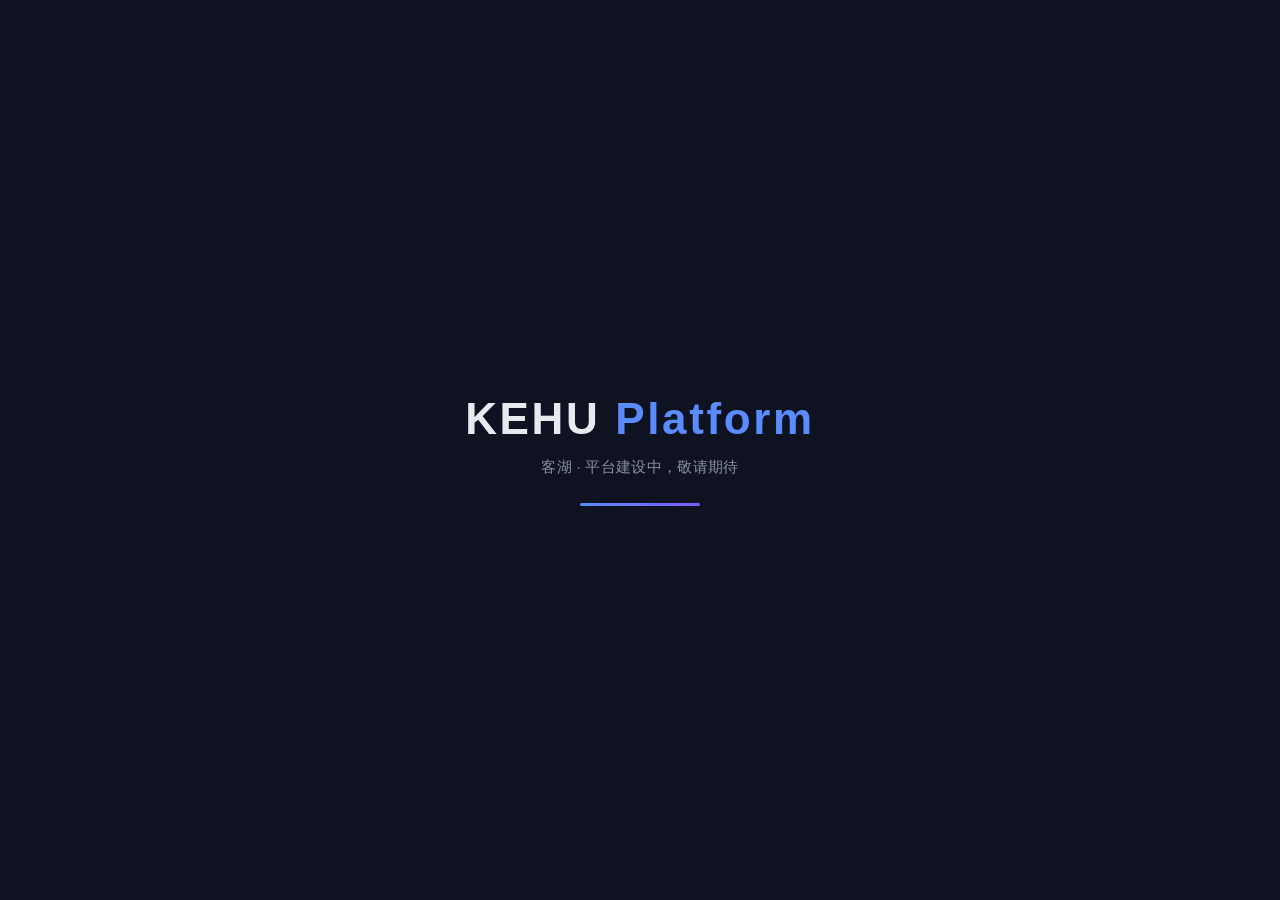
<file: kehu-platform/index.html>
<!DOCTYPE html>
<html lang="zh-CN">
<head>
<meta charset="utf-8">
<meta name="viewport" content="width=device-width, initial-scale=1">
<title>KEHU Platform</title>
<style>
  body { margin:0; min-height:100vh; display:flex; flex-direction:column; align-items:center; justify-content:center;
         background:#0f1220; color:#e8eaf0; font-family:-apple-system,BlinkMacSystemFont,"PingFang SC","Microsoft YaHei",sans-serif; }
  .mark { font-size:44px; font-weight:800; letter-spacing:.06em; }
  .mark span { color:#5b8cff; }
  .sub { margin-top:14px; color:#8a90a5; font-size:15px; letter-spacing:.02em; }
  .bar { margin-top:26px; width:120px; height:3px; border-radius:2px; background:linear-gradient(90deg,#5b8cff,#7c5bff); }
</style>
</head>
<body>
  <div class="mark">KEHU <span>Platform</span></div>
  <div class="sub">客湖 · 平台建设中，敬请期待</div>
  <div class="bar"></div>
</body>
</html>
</file>
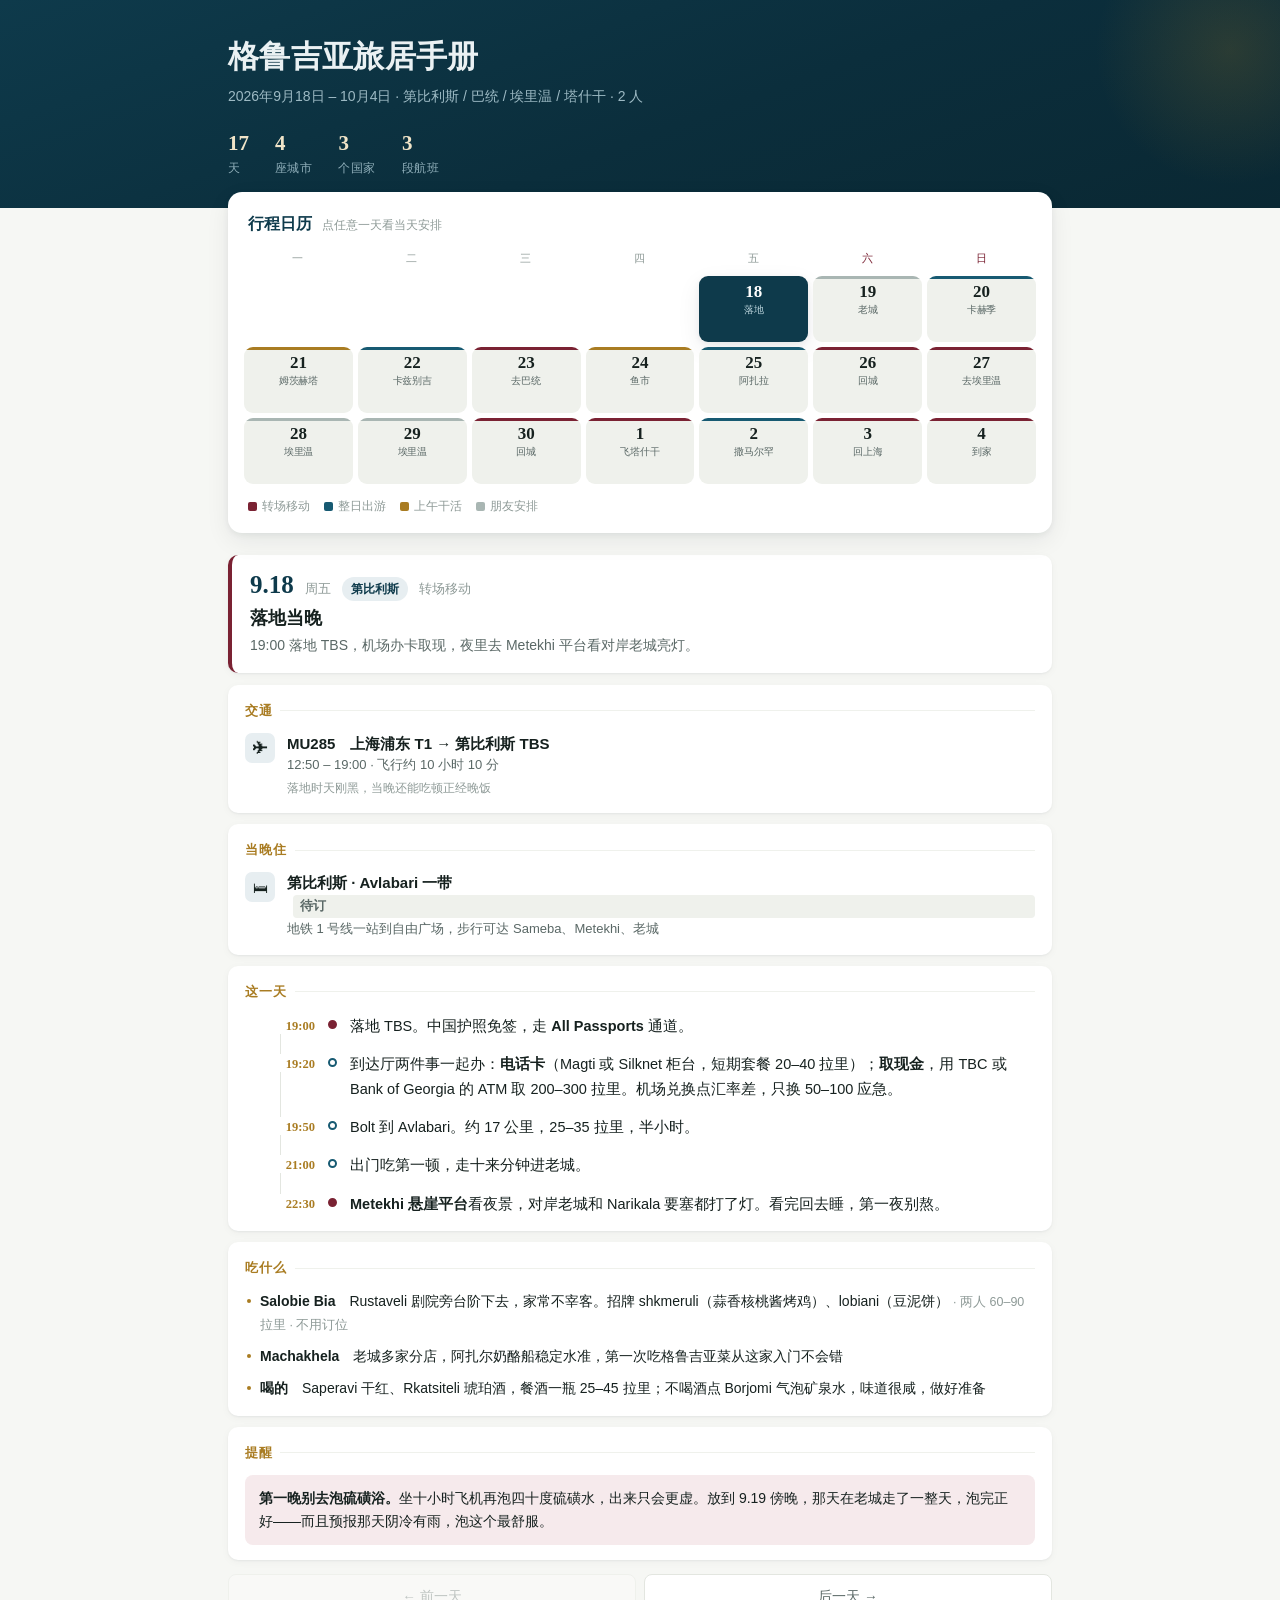
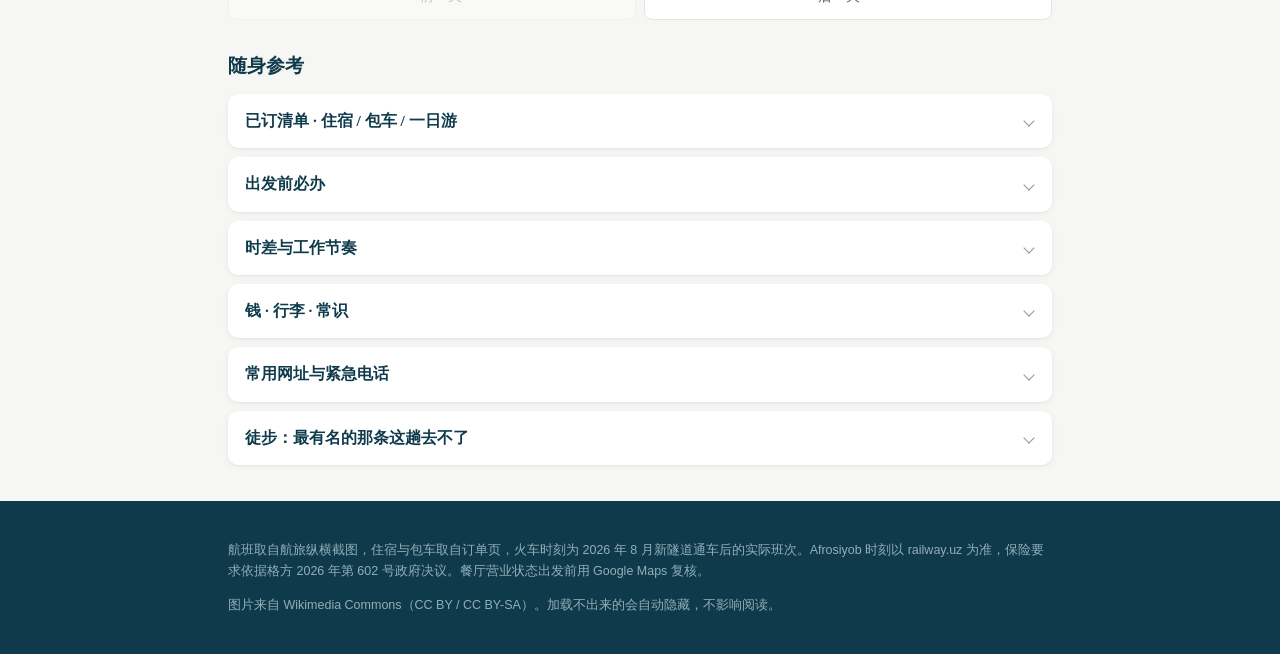
<file: travel/gorgia/index.html>
<!DOCTYPE html>
<html lang="zh-CN">
<head>
<meta charset="utf-8">
<meta name="viewport" content="width=device-width,initial-scale=1,viewport-fit=cover">
<meta name="theme-color" content="#0E3A4B">
<title>格鲁吉亚旅居手册 · 9.18 – 10.4</title>
<style>
:root{
  --paper:#F6F7F4;
  --card:#FFFFFF;
  --ink:#16211F;
  --ink-soft:#5A6866;
  --ink-faint:#8E9A97;
  --lapis:#0E3A4B;
  --lapis-lit:#175A72;
  --lapis-tint:#E7EEF1;
  --wine:#7A2233;
  --wine-tint:#F6EAEC;
  --gold:#A97C22;
  --gold-tint:#F8F2E4;
  --sand:#EFE9DC;
  --rule:#E3E6E0;
  --rule-soft:#EFF1EC;
  --shadow-sm:0 1px 2px rgba(20,35,40,.05),0 2px 8px rgba(20,35,40,.04);
  --shadow-md:0 2px 6px rgba(20,35,40,.06),0 8px 24px rgba(20,35,40,.07);
  --serif:"Noto Serif SC","Source Han Serif SC","Songti SC","STSong",Georgia,serif;
  --sans:-apple-system,BlinkMacSystemFont,"PingFang SC","Hiragino Sans GB","Microsoft YaHei","Noto Sans SC",sans-serif;
  --r:10px;
}
:root{color-scheme:light}
*{box-sizing:border-box}
html{scroll-behavior:smooth;-webkit-text-size-adjust:100%}
@media (prefers-reduced-motion:reduce){html{scroll-behavior:auto} *{animation:none!important;transition:none!important}}
body{
  margin:0;background:var(--paper);color:var(--ink);
  font-family:var(--sans);font-size:16px;line-height:1.7;
  -webkit-font-smoothing:antialiased;-moz-osx-font-smoothing:grayscale;
}
.wrap{max-width:860px;margin:0 auto;padding:0 18px}

/* ============ hero ============ */
.hero{
  background:linear-gradient(160deg,var(--lapis) 0%,#0B2E3C 55%,#0A2833 100%);
  color:#EAF1F3;padding:38px 0 30px;position:relative;overflow:hidden;
}
.hero::after{
  content:"";position:absolute;right:-90px;top:-90px;width:280px;height:280px;
  border-radius:50%;background:radial-gradient(circle,rgba(169,124,34,.20),transparent 68%);
}
.hero h1{
  font-family:var(--serif);font-weight:600;font-size:31px;line-height:1.25;
  margin:0 0 8px;letter-spacing:.01em;position:relative;
}
.hero .sub{font-size:14px;color:#9DBAC4;margin:0 0 22px;position:relative}
.stats{display:flex;gap:26px;flex-wrap:wrap;position:relative}
.stats div b{display:block;font-family:var(--serif);font-size:21px;color:#F0E4C8;font-weight:600;line-height:1.2}
.stats div span{display:block;font-size:12px;color:#8FAEB9;margin-top:2px;letter-spacing:.04em}

/* ============ calendar ============ */
.calwrap{margin:-16px auto 0;position:relative;z-index:5}
.cal{
  background:var(--card);border-radius:14px;box-shadow:var(--shadow-md);
  padding:18px 16px 14px;
}
.cal .mon{
  display:flex;align-items:baseline;gap:10px;margin:0 4px 12px;
}
.cal .mon b{font-family:var(--serif);font-size:16px;color:var(--lapis);font-weight:600}
.cal .mon span{font-size:12px;color:var(--ink-faint)}
.dow{display:grid;grid-template-columns:repeat(7,1fr);gap:5px;margin-bottom:6px}
.dow i{
  font-style:normal;text-align:center;font-size:11px;color:var(--ink-faint);
  letter-spacing:.08em;padding-bottom:2px;
}
.dow i.we{color:var(--wine)}
.grid{display:grid;grid-template-columns:repeat(7,1fr);gap:5px}
.cell{
  border:0;background:var(--rule-soft);border-radius:9px;padding:7px 4px 8px;
  cursor:pointer;text-align:center;font-family:inherit;color:var(--ink);
  transition:transform .14s ease,box-shadow .14s ease,background .14s ease;
  display:flex;flex-direction:column;align-items:center;gap:2px;min-height:66px;
  position:relative;overflow:hidden;
}
.cell.void{background:transparent;cursor:default;pointer-events:none}
.cell:hover{transform:translateY(-2px);box-shadow:var(--shadow-sm);background:#fff}
.cell:focus-visible{outline:2px solid var(--gold);outline-offset:2px}
.cell .d{font-family:var(--serif);font-size:17px;font-weight:600;line-height:1.1}
.cell .lab{
  font-size:10px;line-height:1.25;color:var(--ink-soft);
  max-width:100%;overflow:hidden;text-overflow:ellipsis;white-space:nowrap;padding:0;
  letter-spacing:-.02em;
}
.cell .bar{position:absolute;left:0;right:0;top:0;height:3px}
.cell.t-move  .bar{background:var(--wine)}
.cell.t-play  .bar{background:var(--lapis-lit)}
.cell.t-work  .bar{background:var(--gold)}
.cell.t-soft  .bar{background:#A9B6B3}
.cell.on{background:var(--lapis);color:#fff;box-shadow:var(--shadow-md)}
.cell.today::after{
  content:"";position:absolute;right:5px;top:5px;width:5px;height:5px;
  border-radius:50%;background:var(--gold);
}
.cell.today.on::after{background:#F0E4C8}
.cell.on .lab{color:#B9D2DA}
.cell.on .bar{height:0}
.legend{display:flex;gap:14px;flex-wrap:wrap;margin:13px 4px 2px;font-size:11.5px;color:var(--ink-faint)}
.legend s{text-decoration:none;display:inline-flex;align-items:center;gap:5px}
.legend em{width:9px;height:9px;border-radius:2px;display:inline-block}
@media(max-width:560px){
  .cal{padding:14px 10px 12px;border-radius:12px}
  .grid,.dow{gap:4px}
  .cell{min-height:58px;padding:6px 2px 7px}
  .cell .d{font-size:15px}
  .cell .lab{font-size:9px}
}
@media(max-width:400px){
  .wrap{padding:0 13px}
  .cal{padding:12px 8px 11px}
  .grid,.dow{gap:3px}
  .cell .lab{font-size:9px;letter-spacing:-.04em}
}
@media(max-width:344px){
  .cell .lab{display:none}
  .cell{min-height:46px}
}

/* ============ day panel ============ */
.panel{margin:22px 0 0;animation:fade .26s ease}
@keyframes fade{from{opacity:0;transform:translateY(6px)}to{opacity:1;transform:none}}
.phead{
  background:var(--card);border-radius:var(--r);padding:16px 18px;margin-bottom:12px;
  box-shadow:var(--shadow-sm);border-left:4px solid var(--lapis-lit);
}
.phead.t-move{border-left-color:var(--wine)}
.phead.t-work{border-left-color:var(--gold)}
.phead.t-soft{border-left-color:#A9B6B3}
.phead .top{display:flex;align-items:baseline;gap:11px;flex-wrap:wrap;margin-bottom:5px}
.phead .dt{font-family:var(--serif);font-size:25px;font-weight:600;color:var(--lapis);line-height:1.1}
.phead .dw{font-size:13px;color:var(--ink-faint)}
.phead .city{
  font-size:12px;background:var(--lapis-tint);color:var(--lapis);
  padding:2px 9px;border-radius:20px;font-weight:600;
}
.phead h2{font-family:var(--serif);font-size:18px;font-weight:600;margin:0 0 3px;line-height:1.4}
.phead p{margin:0;font-size:14px;color:var(--ink-soft);line-height:1.6}
.nav2{display:flex;gap:8px;margin:14px 0 0}
.nav2 button{
  flex:1;border:1px solid var(--rule);background:var(--card);border-radius:8px;
  padding:13px 10px;min-height:46px;cursor:pointer;font-family:inherit;font-size:13.5px;
  color:var(--ink-soft);transition:background .14s,color .14s,border-color .14s;
}
.nav2 button:hover:not(:disabled){background:var(--lapis-tint);color:var(--lapis)}
.nav2 button:disabled{opacity:.35;cursor:default}

.blk{background:var(--card);border-radius:var(--r);padding:15px 17px;margin-bottom:11px;box-shadow:var(--shadow-sm)}
.blk > h3{
  font-family:var(--serif);font-size:13px;font-weight:600;color:var(--gold);
  margin:0 0 11px;letter-spacing:.09em;text-transform:uppercase;
  display:flex;align-items:center;gap:7px;
}
.blk > h3::after{content:"";flex:1;height:1px;background:var(--rule-soft)}

/* transport + stay rows */
.row{display:flex;gap:12px;padding:9px 0;border-bottom:1px solid var(--rule-soft)}
.row:last-child{border-bottom:0;padding-bottom:0}
.row:first-of-type{padding-top:0}
.row .ic{
  flex:0 0 30px;height:30px;border-radius:7px;background:var(--lapis-tint);
  display:flex;align-items:center;justify-content:center;font-size:15px;
}
.row .bd{flex:1;min-width:0}
.row .bd b{display:block;font-size:15px;font-weight:600;line-height:1.45}
.row .bd span{display:block;font-size:13px;color:var(--ink-soft);line-height:1.6;margin-top:1px}
.row .bd .meta{font-size:12px;color:var(--ink-faint);margin-top:3px;font-variant-numeric:tabular-nums}
.tag{
  display:inline-block;font-size:11px;padding:1px 7px;border-radius:4px;
  margin-left:6px;vertical-align:1.5px;font-weight:600;
}
.tag.ok{background:var(--gold-tint);color:#7A5B18}
.tag.wait{background:var(--rule-soft);color:var(--ink-faint)}
.tag.hot{background:var(--wine-tint);color:var(--wine)}

/* timeline */
.tl{position:relative;padding-left:2px}
.tl .it{display:flex;gap:13px;padding-bottom:14px;position:relative}
.tl .it:last-child{padding-bottom:0}
.tl .it::before{
  content:"";position:absolute;left:33px;top:20px;bottom:-2px;width:1px;background:var(--rule);
}
.tl .it:last-child::before{display:none}
.tl .tm{
  flex:0 0 68px;font-family:var(--serif);font-size:12.5px;font-weight:600;
  color:var(--gold);padding-top:2px;text-align:right;font-variant-numeric:tabular-nums;
}
.tl .dot{
  flex:0 0 9px;height:9px;border-radius:50%;background:var(--card);
  border:2px solid var(--lapis-lit);margin-top:6px;position:relative;z-index:2;
}
.tl .it.key .dot{background:var(--wine);border-color:var(--wine)}
.tl .tx{flex:1;font-size:14.5px;line-height:1.68;padding-top:0}
.tl .tx b{font-weight:600}
@media(max-width:520px){
  .tl .tm{flex:0 0 54px;font-size:11.5px}
  .tl .it::before{left:25px}
}

/* food */
.food li{margin-bottom:9px;font-size:14px;line-height:1.65;list-style:none;padding-left:15px;position:relative}
.food li:last-child{margin-bottom:0}
.food li::before{content:"";position:absolute;left:2px;top:9px;width:4px;height:4px;border-radius:50%;background:var(--gold)}
.food ul{margin:0;padding:0}
.food b{font-weight:600}
.food .p{color:var(--ink-faint);font-size:12.5px}

/* note */
.tip{background:var(--lapis-tint);border-radius:8px;padding:12px 14px;font-size:14px;line-height:1.65;margin-top:10px}
.tip:first-child{margin-top:0}
.tip.warn{background:var(--wine-tint)}
.tip b{font-weight:600}
.tip + .tip{margin-top:8px}

/* photos */
.shots{display:flex;gap:9px;overflow-x:auto;scroll-snap-type:x mandatory;padding-bottom:4px;margin:0 -17px;padding-left:17px;padding-right:17px}
.shots::-webkit-scrollbar{height:5px}
.shots::-webkit-scrollbar-thumb{background:#CFD5CE;border-radius:3px}
.shots figure{flex:0 0 78%;max-width:400px;scroll-snap-align:center;margin:0}
@media(min-width:620px){.shots figure{flex:0 0 47%}}
.shots img{display:block;width:100%;height:180px;object-fit:cover;border-radius:8px;background:var(--rule)}
.shots figcaption{font-size:12px;color:var(--ink-faint);margin-top:6px;line-height:1.55}

/* ============ reference (collapsible) ============ */
.ref{margin-top:30px}
.ref h2{font-family:var(--serif);font-size:19px;color:var(--lapis);margin:0 0 12px;font-weight:600}
details.acc{
  background:var(--card);border-radius:var(--r);margin-bottom:9px;
  box-shadow:var(--shadow-sm);overflow:hidden;
}
details.acc > summary{
  padding:14px 17px;cursor:pointer;font-family:var(--serif);font-size:15.5px;
  font-weight:600;color:var(--lapis);list-style:none;display:flex;
  align-items:center;justify-content:space-between;gap:10px;
}
details.acc > summary::-webkit-details-marker{display:none}
details.acc > summary::after{
  content:"";width:7px;height:7px;border-right:1.5px solid var(--ink-faint);
  border-bottom:1.5px solid var(--ink-faint);transform:rotate(45deg);
  transition:transform .2s ease;flex:0 0 auto;margin-right:2px;
}
details.acc[open] > summary::after{transform:rotate(-135deg)}
details.acc > summary:hover{background:var(--rule-soft)}
.acc .body{padding:2px 17px 16px;font-size:14.5px;line-height:1.7}
.acc .body h4{font-family:var(--serif);font-size:14px;margin:16px 0 7px;color:var(--lapis)}
.acc .body h4:first-child{margin-top:4px}
.acc .body p{margin:0 0 10px}
.acc .body ul{margin:0 0 10px;padding-left:19px}
.acc .body li{margin-bottom:6px}
.acc .body a{color:var(--lapis-lit)}
.acc .body a[href^="tel:"]{
  display:inline-block;padding:9px 12px;margin:4px 0;border-radius:7px;
  background:var(--lapis-tint);text-decoration:none;font-weight:600;
  font-variant-numeric:tabular-nums;min-height:42px;line-height:24px;
}
.kv{display:grid;grid-template-columns:auto 1fr;gap:4px 13px;font-size:13.5px;margin:0 0 10px}
.kv dt{color:var(--ink-faint);white-space:nowrap}
.kv dd{margin:0}
.tbl{width:100%;border-collapse:collapse;font-size:13.5px;margin:0 0 12px}
.tbl th,.tbl td{text-align:left;padding:8px 9px;border-bottom:1px solid var(--rule-soft);vertical-align:top}
.tbl th{color:var(--lapis);font-weight:600;font-size:12.5px}
.tbl td:first-child{white-space:nowrap;color:var(--ink-soft)}
.lnk{display:block;padding:10px 12px;border-radius:7px;text-decoration:none;border:1px solid var(--rule-soft);margin-bottom:6px;transition:background .14s}
.lnk:hover{background:var(--lapis-tint)}
.lnk b{display:block;font-size:14px;color:var(--lapis);font-weight:600}
.lnk span{display:block;font-size:12.5px;color:var(--ink-soft);line-height:1.55;margin-top:1px}
mark{background:var(--gold-tint);color:inherit;padding:0 3px;border-radius:2px}

.totop{
  position:fixed;right:16px;bottom:16px;z-index:50;
  width:46px;height:46px;border-radius:50%;border:0;cursor:pointer;
  background:var(--lapis);color:#fff;font-size:17px;line-height:1;
  box-shadow:0 3px 12px rgba(14,58,75,.3);
  opacity:0;pointer-events:none;transform:translateY(8px);
  transition:opacity .22s ease,transform .22s ease;
}
.totop.show{opacity:1;pointer-events:auto;transform:none}
.totop:active{transform:scale(.94)}
@supports(padding:max(0px)){
  .totop{bottom:max(16px,env(safe-area-inset-bottom))}
}
footer{background:var(--lapis);color:#93AEB8;padding:26px 0;margin-top:36px;font-size:12.5px;line-height:1.7}
footer a{color:#C6DAE1}
@media(max-width:560px){
  .hero h1{font-size:25px}
  .stats{gap:18px}
  .stats div b{font-size:18px}
  .phead .dt{font-size:22px}
}
</style>
</head>
<body>

<header class="hero">
  <div class="wrap">
    <h1>格鲁吉亚旅居手册</h1>
    <p class="sub">2026年9月18日 – 10月4日 · 第比利斯 / 巴统 / 埃里温 / 塔什干 · 2 人</p>
    <div class="stats">
      <div><b>17</b><span>天</span></div>
      <div><b>4</b><span>座城市</span></div>
      <div><b>3</b><span>个国家</span></div>
      <div><b>3</b><span>段航班</span></div>
    </div>
  </div>
</header>

<div class="wrap calwrap">
  <div class="cal">
    <div class="mon"><b>行程日历</b><span>点任意一天看当天安排</span></div>
    <div class="dow"><i>一</i><i>二</i><i>三</i><i>四</i><i>五</i><i class="we">六</i><i class="we">日</i></div>
    <div class="grid" id="grid"></div>
    <div class="legend">
      <s><em style="background:#7A2233"></em>转场移动</s>
      <s><em style="background:#175A72"></em>整日出游</s>
      <s><em style="background:#A97C22"></em>上午干活</s>
      <s><em style="background:#A9B6B3"></em>朋友安排</s>
    </div>
  </div>
</div>

<main class="wrap">
  <div class="panel" id="panel"></div>
</main>

<button class="totop" id="totop" type="button" aria-label="回到日历">↑</button>

<div class="wrap ref">
  <h2>随身参考</h2>

  <details class="acc">
    <summary>已订清单 · 住宿 / 包车 / 一日游</summary>
    <div class="body">
      <h4>住宿</h4>
      <dl class="kv">
        <dt>9.18–9.23</dt><dd>第比利斯 · Avlabari 一带　<span class="tag wait">待订</span></dd>
        <dt>9.23–9.24</dt><dd><b>巴统希尔顿</b>　40 Rustaveli Avenue　确认号 3522841428　$179.95　<span class="tag ok">已付</span></dd>
        <dt>9.24–9.26</dt><dd><b>巴统民宿</b>　42 Rustaveli Avenue（希尔顿隔壁）</dd>
        <dt>9.26–9.27</dt><dd><b>Monograph Freedom Square</b>　5/7 Aleksandr Pushkin St　订单号 1128150691023697　24 小时前台</dd>
        <dt>9.27–9.30</dt><dd>埃里温 · 朋友安排</dd>
        <dt>9.30–10.1</dt><dd>第比利斯　<span class="tag wait">待订</span></dd>
        <dt>10.1–10.3</dt><dd>塔什干 · 建议 Amir Timur 广场一带　<span class="tag wait">待订</span></dd>
      </dl>

      <h4>包车</h4>
      <dl class="kv">
        <dt>9.25 09:00</dt><dd><b>Nodar</b>　★5.0（98 评价）· 俄/英　<a href="tel:+995574893319">+995 574 893 319</a><br>Toyota Highlander · DD-971-PD · 汽油 · 5 座<br>42 Rustaveli → Makhuntseti 瀑布 → Keda → 42 Rustaveli</dd>
        <dt>9.26 08:45</dt><dd><b>Vladimer</b>　★5.0（113 评价）· 俄/英　<a href="tel:+995595117180">+995 595 117 180</a><br>Honda Accord · VL-102-AD · LPG/CNG · 3 座<br>42 Rustaveli → Martvili 峡谷 → Gelati 修道院 → Monograph 酒店<br>443 km · 纯车程 7h18m · $179 整车</dd>
      </dl>
      <div class="tip"><b>两趟都建议付现金。</b>GoTrip 条款 10.6 允许平台存卡并扣款、5.13 允许它凭他人索赔自行判断后划钱且声明不负责。付现金不触发这套机制，行程结束才付。<br><br>另外<b>条款里没有退订政策</b>——只写了"确认前可取消"，确认后如何完全没写。要改期直接在站内聊天问司机，<b>把回复留在站内</b>（条款 10.2 禁止绕开平台沟通，站内记录是唯一证据）。</div>
    </div>
  </details>

  <details class="acc">
    <summary>出发前必办</summary>
    <div class="body">
      <div class="tip warn"><b>保险是今年新增的硬性入境条件。</b>2026 年 1 月 1 日起入境格鲁吉亚必须持有效医疗与意外保险，保额不低于 30,000 拉里，覆盖全部停留期，边境警察有权当场查验。<mark>你们中途要出境去亚美尼亚再回来，保单区域必须含亚美尼亚和乌兹别克斯坦，日期覆盖到 10 月 4 日</mark>，别只买格鲁吉亚单国。</div>
      <ul>
        <li>买保险，两人各一份，PDF 存进手机相册</li>
        <li>订第比利斯前五晚、9.30 那晚、塔什干两晚</li>
        <li><b>买 9.23 火车票</b>（tkt.ge）——坐 08:00 那班，12:00 到，下午植物园才排得下</li>
        <li><b>买撒马尔罕往返高铁票</b>（railway.uz）——发车前 60 天开售，开售即被扫走一批</li>
        <li>核对护照有效期（出发日起 6 个月以上）</li>
        <li><mark>9.22 进特鲁索峡谷要查护照原件</mark>，随身带，别只带复印件</li>
        <li>取够现金拉里：家庭酒庄、山区、巴扎、两趟包车都要现金</li>
        <li>下 Google Maps 三国离线包，装 Bolt（格鲁吉亚）和 Yandex Go（塔什干），外卖 Wolt</li>
        <li>欧标两圆孔 C/F 转换插头，220V，三国通用</li>
        <li>存两位司机电话：Nodar +995 574 893 319、Vladimer +995 595 117 180</li>
      </ul>
      <h4>签证</h4>
      <p>三国均对华免签，不用办。临行前上一次外交部领事服务网确认口径。<b>不要尝试进入阿布哈兹和南奥塞梯</b>，免签政策不适用；特鲁索峡谷本身是格方控制区，跟着向导走没问题。</p>
    </div>
  </details>

  <details class="acc">
    <summary>时差与工作节奏</summary>
    <div class="body">
      <table class="tbl">
        <tr><th>北京</th><th>第比利斯</th><th>塔什干</th><th></th></tr>
        <tr><td>12:30</td><td>08:30</td><td>09:30</td><td>起来干活</td></tr>
        <tr><td>18:00</td><td>14:00</td><td>15:00</td><td>国内下班，你自由了</td></tr>
        <tr><td>22:00</td><td>18:00</td><td>19:00</td><td>国内睡了，你在吃晚饭</td></tr>
      </table>
      <p>格鲁吉亚 UTC+4（比北京晚 4 小时），塔什干 UTC+5（晚 3 小时）。最合理的作息是<b>早上八点半起来处理国内事务，做到下午两点收工</b>，之后完全自由。别想着晚上工作，那对应国内凌晨。</p>
      <h4>会撞车的三天</h4>
      <table class="tbl">
        <tr><td>9.22 周二</td><td><b>全天卡兹别吉，需要请一天假</b>。约 13 小时，早出晚归，军事公路和特鲁索谷大段没信号</td></tr>
        <tr><td>9.23 周三</td><td>08:00–12:00 在去巴统的火车上。车厢有插座，手机热点能处理消息和文档，视频会议不保险</td></tr>
        <tr><td>10.2 周五</td><td>全天撒马尔罕往返，07:15 出门 20:30 回。高铁上有两个多小时能补消息，其余提前打招呼</td></tr>
      </table>
      <p>9.19 周六和 9.20 周日都在周末，不占工作日。9.21 周一上午照常干活，下午才去姆茨赫塔。9.25 起你已放假，山区那天不用担心信号；9.24 上午照常工作到 14:00 再出门。</p>
    </div>
  </details>

  <details class="acc">
    <summary>钱 · 行李 · 常识</summary>
    <div class="body">
      <h4>钱</h4>
      <p>格鲁吉亚用拉里 GEL，亚美尼亚用德拉姆 AMD，乌兹别克斯坦用 Som（面额大，1 美元一万多）。城市里刷卡普遍，Apple Pay 在格鲁吉亚也能用。</p>
      <p><b>必须现金的场合</b>：卡赫季和阿扎拉的家庭酒庄、山区小摊、巴扎、硫磺浴搓背师傅、乌兹别克巴扎和路边摊，<b>还有两趟包车</b>。</p>
      <p>取现走 TBC Bank 或 Bank of Georgia 的 ATM，手续费低，避开街边独立 ATM。换汇找市区带 Exchange 招牌的独立兑换点，比银行和机场都好。<mark>每次转场前把当地现金花完或换掉</mark>。</p>
      <h4>行李</h4>
      <ul>
        <li>一件真正保暖的冲锋衣（9.22 山上 10–13°C，阵风 30 km/h，体感更低），一件薄的（第比利斯下午二十几度）</li>
        <li>好走的防滑鞋。老城、锡格纳吉、撒马尔罕全是石板坡道，特鲁索谷还要走碎石路</li>
        <li>进修道院和清真寺：女士带头巾或围巾，男士别穿短裤。Bodbe、Jvari、Sameba、Gelati、Hazrat Imam 都查</li>
        <li>泳衣（巴统能下水，硫磺浴私人包间可穿可不穿）</li>
        <li>转换插头、充电宝、保单和护照的离线照片</li>
        <li>肠胃药。格鲁吉亚菜油厚、乌兹别克抓饭更油，连吃两周会有反应</li>
      </ul>
      <h4>常识</h4>
      <ul>
        <li>第比利斯自来水水质很好，当地人直接喝；乌兹别克斯坦买瓶装</li>
        <li>治安在欧洲范围内属很好的一档，夜里老城也安全。主要注意山路上的司机开得猛</li>
        <li>城市里英语够用，年长一代说俄语。农村两样都可能不通，翻译 App 备离线包</li>
        <li>supra 长桌宴会一直劝酒，tamada（酒司仪）不停敬酒，chacha 度数很高，量力而行</li>
        <li>教堂里多数不让拍照，看门口标志；巴扎里拍人先问一声</li>
      </ul>
    </div>
  </details>

  <details class="acc">
    <summary>常用网址与紧急电话</summary>
    <div class="body">
      <h4>订票与交通</h4>
      <a class="lnk" href="https://tkt.ge/en" target="_blank" rel="noopener"><b>tkt.ge</b><span>格鲁吉亚铁路官方售票。第比利斯 ⇄ 巴统 08:00 / 16:50 / 18:30，全程 4 小时，经济舱 $13.75</span></a>
      <a class="lnk" href="https://railway.uz/en/" target="_blank" rel="noopener"><b>railway.uz</b><span>乌兹别克铁路，Afrosiyob 高铁。发车前 60 天开售，塔什干时间早 6 点放票</span></a>
      <a class="lnk" href="https://gotrip.ge/en/" target="_blank" rel="noopener"><b>gotrip.ge</b><span>两趟包车的平台。改路线、联系司机都在站内聊天里做</span></a>
      <a class="lnk" href="https://infobus.eu/en" target="_blank" rel="noopener"><b>INFOBUS</b><span>第比利斯 ⇄ 埃里温大巴，可网上订</span></a>
      <h4>天气</h4>
      <a class="lnk" href="https://www.meteoblue.com/en/weather/week/stepantsminda_georgia_614087" target="_blank" rel="noopener"><b>meteoblue · 卡兹别吉（7 天）</b><span>地名必须是 <b>Stepantsminda</b>、编号 <b>614087</b>。别用 Gogasheni／614508——那是西南边 Vardzia 附近的村子，隔着 230 公里</span></a>
      <a class="lnk" href="https://www.meteoblue.com/en/weather/forecast/meteogramweb/stepantsminda_georgia_614087" target="_blank" rel="noopener"><b>meteoblue · Meteogram</b><span>分层云图在这页，不在 7 天／14 天页。只看 <b>low cloud（0–3km）</b>：Gergeti 在 2170 米，低云盖住就白跑</span></a>
      <a class="lnk" href="https://www.meteoblue.com/en/weather/webcams/stepantsminda_georgia_614087" target="_blank" rel="noopener"><b>meteoblue · Webcams</b><span>9.22 出发前看一眼实时画面，比任何预报都准</span></a>
      <a class="lnk" href="https://www.windy.com" target="_blank" rel="noopener"><b>Windy</b><span>云层高度和移动的动态图，判断山区能见度比数字预报直观</span></a>
      <h4>玩什么 · 吃什么</h4>
      <a class="lnk" href="https://www.getyourguide.com/tbilisi-l1120/" target="_blank" rel="noopener"><b>GetYourGuide</b><span>格鲁吉亚一日游供给最厚，同条线常比别处便宜三成</span></a>
      <a class="lnk" href="https://www.tasteatlas.com/georgia" target="_blank" rel="noopener"><b>TasteAtlas</b><span>查某道菜哪家做得最好，巴统奶酪船的世界排名就出自这里</span></a>
      <a class="lnk" href="https://wolt.com/en/geo" target="_blank" rel="noopener"><b>Wolt</b><span>格鲁吉亚外卖主力</span></a>
      <h4>紧急</h4>
      <p><b>格鲁吉亚 112</b>（警察消防急救合一）· <b>亚美尼亚 911</b> · <b>乌兹别克斯坦</b> 101 火警 / 102 警察 / 103 急救</p>
      <a class="lnk" href="http://ge.china-embassy.gov.cn" target="_blank" rel="noopener"><b>中国驻格鲁吉亚大使馆</b><span>第比利斯</span></a>
      <a class="lnk" href="http://am.china-embassy.gov.cn" target="_blank" rel="noopener"><b>中国驻亚美尼亚大使馆</b><span>埃里温</span></a>
      <a class="lnk" href="http://uz.china-embassy.gov.cn" target="_blank" rel="noopener"><b>中国驻乌兹别克斯坦大使馆</b><span>塔什干</span></a>
      <div class="tip"><b>出发前存进手机相册的离线文件</b>：保单 PDF、护照照片、三张机票、火车票、两张包车订单截图、酒店确认号。</div>
    </div>
  </details>

  <details class="acc">
    <summary>徒步：最有名的那条这趟去不了</summary>
    <div class="body">
      <p>搜"格鲁吉亚徒步"，头条永远是 <b>Mestia → Ushguli 四天三夜</b>，穿越斯瓦涅季，终点乌树故里是欧洲最高的有人居住村落。但它在西北角，从第比利斯单程 8–9 小时车程，加徒步至少挖走 6 整天。这趟塞不进去，留给下次。</p>
      <p>这趟能做的都是当天往返的：</p>
      <ul>
        <li><b>Gergeti 徒步</b>——最顺手，从 Stepantsminda 走上去单程 1.5–2 小时，爬升 430 米。9.22 那天可以走上去、坐车下来，跟司机说一声</li>
        <li><b>特鲁索峡谷轻徒步</b>——9.22 已包含。到 Abano 村往返 12 公里 4–5 小时，你们的团用 4×4 开进去只走一段</li>
        <li><b>Juta 谷 / Chaukhi 山</b>——格鲁吉亚的多洛米蒂，但要占掉整个卡兹别吉那天，和 Gergeti 二选一</li>
        <li><b>Gveleti 瀑布</b>——往返一小时，卡兹别吉附近的加餐选项</li>
      </ul>
    </div>
  </details>
</div>

<footer>
  <div class="wrap">
    <p>航班取自航旅纵横截图，住宿与包车取自订单页，火车时刻为 2026 年 8 月新隧道通车后的实际班次。Afrosiyob 时刻以 railway.uz 为准，保险要求依据格方 2026 年第 602 号政府决议。餐厅营业状态出发前用 Google Maps 复核。</p>
    <p>图片来自 Wikimedia Commons（CC BY / CC BY-SA）。加载不出来的会自动隐藏，不影响阅读。</p>
  </div>
</footer>

<script>
const W = "https://commons.wikimedia.org/wiki/Special:FilePath/";
const P = (f,c) => ({s: W + f + "?width=900", c: c});

const DAYS = [
{
  d:"9.18", dow:"周五", type:"move", lab:"落地", city:"第比利斯",
  title:"落地当晚", sum:"19:00 落地 TBS，机场办卡取现，夜里去 Metekhi 平台看对岸老城亮灯。",
  move:[{ic:"✈",t:"MU285　上海浦东 T1 → 第比利斯 TBS",s:"12:50 – 19:00 · 飞行约 10 小时 10 分",m:"落地时天刚黑，当晚还能吃顿正经晚饭"}],
  stay:{t:"第比利斯 · Avlabari 一带",s:"地铁 1 号线一站到自由广场，步行可达 Sameba、Metekhi、老城",tag:"待订"},
  tl:[
    {t:"19:00",x:"落地 TBS。中国护照免签，走 <b>All Passports</b> 通道。",key:true},
    {t:"19:20",x:"到达厅两件事一起办：<b>电话卡</b>（Magti 或 Silknet 柜台，短期套餐 20–40 拉里）；<b>取现金</b>，用 TBC 或 Bank of Georgia 的 ATM 取 200–300 拉里。机场兑换点汇率差，只换 50–100 应急。"},
    {t:"19:50",x:"Bolt 到 Avlabari。约 17 公里，25–35 拉里，半小时。"},
    {t:"21:00",x:"出门吃第一顿，走十来分钟进老城。"},
    {t:"22:30",x:"<b>Metekhi 悬崖平台</b>看夜景，对岸老城和 Narikala 要塞都打了灯。看完回去睡，第一夜别熬。",key:true}
  ],
  food:[
    {n:"Salobie Bia",d:"Rustaveli 剧院旁台阶下去，家常不宰客。招牌 shkmeruli（蒜香核桃酱烤鸡）、lobiani（豆泥饼）",p:"两人 60–90 拉里 · 不用订位"},
    {n:"Machakhela",d:"老城多家分店，阿扎尔奶酪船稳定水准，第一次吃格鲁吉亚菜从这家入门不会错"},
    {n:"喝的",d:"Saperavi 干红、Rkatsiteli 琥珀酒，餐酒一瓶 25–45 拉里；不喝酒点 Borjomi 气泡矿泉水，味道很咸，做好准备"}
  ],
  tips:[{w:true,x:"<b>第一晚别去泡硫磺浴。</b>坐十小时飞机再泡四十度硫磺水，出来只会更虚。放到 9.19 傍晚，那天在老城走了一整天，泡完正好——而且预报那天阴冷有雨，泡这个最舒服。"}],
  pics:[P("Tbilisi,_Georgia_—_Metekhi_Church.jpg","Metekhi 教堂和悬崖平台，第一晚看夜景就在这儿")]
},
{
  d:"9.19", dow:"周六", type:"soft", lab:"老城", city:"第比利斯",
  title:"老城一日 · 要塞与硫磺浴", sum:"预报里这一周最差的一天，全天留在市区。跳蚤市场、博物馆、缆车上要塞，傍晚泡硫磺浴。",
  move:[],
  stay:{t:"第比利斯 · Avlabari 一带",s:"",tag:""},
  tl:[
    {t:"09:30",x:"先去 <b>Avlabari 地铁站办 Metromoney 卡</b>，工本费 2 拉里。下午的缆车<b>只认这张卡，不收现金也不收银行卡</b>，没办就上不去。",key:true},
    {t:"10:00",x:"<b>Dry Bridge 跳蚤市场</b>（Dedaena 公园边）。苏联徽章、老相机、旧地图、银餐具。<b>周六是摊位最全的一天</b>，平日只有零星几个。雨大的话摊子会少一半，那就直接跳下一站。"},
    {t:"11:30",x:"<b>格鲁吉亚国家博物馆</b>（Rustaveli 大街 3 号）。地下金器厅是科尔基斯时期的黄金，公元前的手工；楼上是苏联占领博物馆。<b>全程室内，雨天的保底</b>。",key:true},
    {t:"13:30",x:"午饭。"},
    {t:"15:00",x:"走到 <b>Rike 公园</b>（十五分钟），坐缆车上 <b>Narikala 要塞</b>，2.5 拉里。<b>大风或雷雨时缆车会停运</b>——真停了就 Bolt 绕到山上，或者沿 Betlemi 街走上去，二十分钟。"},
    {t:"15:45",x:"要塞上转一圈，看 <b>Mother Georgia</b> 雕像，一手酒碗一手剑——待客与御敌。"},
    {t:"16:30",x:"不坐缆车下山，沿 <b>Betlemi 街</b>走下来：老犹太区，彩色玻璃阳台，木楼梯，第比利斯最好看的一段坡道。<b>下过雨石板极滑</b>，慢点走。"},
    {t:"17:30",x:"<b>硫磺浴</b>。私人包间按小时计 60–120 拉里，两人分摊很划算。搓背（kisa）另加 15–20 拉里，力度很大，值得试一次。<b>阴冷天泡这个最舒服</b>，这也是把它排在今天的原因。",key:true},
    {t:"20:00",x:"晚饭，老城。"}
  ],
  food:[
    {n:"浴室三选一",d:"<b>Chreli Abano</b>（蓝瓷马赛克那家，最上镜也最贵）、<b>Bathhouse No.5</b>（本地人多，性价比高）、<b>Gulo\'s Thermal Spa</b>（干净新，适合第一次）"},
    {n:"Shavi Lomi",d:"藏在院子里的波西米亚小馆，主厨把 chakapuli（龙蒿炖羊肉）、pkhali 做出新样子，churchkhela 甜点是招牌",p:"人均 70–110 拉里 · 必须订位"},
    {n:"Barbarestan",d:"复原 19 世纪贵族食谱本：李子酱小牛肉、薄荷樱桃汤、核桃酱茄子卷。一家人开的",p:"人均 90–140 拉里 · 常提前一周满"},
    {n:"Café Littera",d:"作家之家花园里，南瓜 khinkali、榛子酱鳟鱼，九月底还能坐户外",p:"必须订位"}
  ],
  tips:[
    {w:true,x:"<b>这天原本是卡兹别吉，因为天气换掉了。</b>预报给 9.19 的是日照 0 小时、降水 10–20 mm、下午降水概率 95%，Gergeti 基本确定看不见雪山。山里的行程挪到 <b>9.22</b>，今天换成全天不怕雨的市区安排。"},
    {w:false,x:"今天要办的 Metromoney 卡后面还会用到：地铁、公交、Rike 缆车都刷它。<b>一张卡可以两个人轮流刷</b>，不用办两张。"}
  ],
  pics:[
    P("Narikala_Fortress,_Tbilisi,_Georgia.jpg","Narikala 要塞，缆车上去，走 Betlemi 街下来"),
    P("Abanotubani_Tbilisi.jpg","Abanotubani 硫磺浴区，砖砌圆顶下面就是浴池")
  ]
},
{
  d:"9.20", dow:"周日", type:"play", lab:"卡赫季", city:"阿拉扎尼谷",
  title:"卡赫季酒乡一日", sum:"欧洲广场 08:45 集合。修道院、红顶小城锡格纳吉，特拉维酒庄品 9 种酒。",
  move:[{ic:"🚐",t:"一日游 · 欧洲广场集合",s:"08:45 集合，15 分钟内发车",m:"从 Avlabari 步行十来分钟到集合点，不用打车"}],
  stay:{t:"第比利斯 · Avlabari 一带",s:"当晚回城，住处不变",tag:""},
  tl:[
    {t:"08:30",x:"从住处步行去 <b>欧洲广场</b>（Rike 公园旁），十来分钟。<b>下雨就直接 Bolt</b>，五六个拉里，车不等人。"},
    {t:"路上",x:"<b>Manavi</b> 尝 churchkhela；<b>Badiauri</b> 的面包店，现烤面包配奶酪和 chacha，每人 2–3 美元。"},
    {t:"上午",x:"<b>Bodbe 修道院</b>，圣尼诺墓，柏树夹道，露台俯瞰整条阿拉扎尼谷和大高加索山脉。进门女士要头巾或围巾。",key:true},
    {t:"中午",x:"<b>锡格纳吉 Sighnaghi</b>，“爱情之城”，红顶小城，在城墙和塔楼处停留。石板坡道多，穿好走的鞋。",key:true},
    {t:"下午",x:"<b>特拉维 Telavi</b> 的酒庄，品鉴 9 种葡萄酒，听当地人讲酒的故事。之后在特拉维餐厅吃当地菜，<b>按菜单另付费</b>。"}
  ],
  food:[
    {n:"酒庄配菜",d:"pkhali（核桃菠菜泥团）、mtsvadi（炭烤猪肉串）、churchkhela，主人会一直劝酒"},
    {n:"要喝什么",d:"Saperavi 红、Rkatsiteli 琥珀酒，还有 chacha 葡萄渣烈酒。琥珀酒是 qvevri 陶罐带皮发酵的，单宁重，和一般白葡萄酒完全两回事"}
  ],
  tips:[
    {w:false,x:"<b>这条线不怕雨，所以没动它。</b>酒庄品鉴全程在室内地窖，是全天最长的一段；Bodbe 教堂内部、锡格纳吉的咖啡馆餐厅也都不受影响。真正靠天的只有 Bodbe 露台和城墙看雪山那两眼，是加分项不是主菜。"},
    {w:false,x:"<b>这条线是标准酒庄品鉴，不含下地采收。</b>你们的时间点其实很巧——<b>rtveli（葡萄采收节）九月中下旬开始，十月上旬进高峰</b>，整个阿拉扎尼谷都在收葡萄，下雨照干。真想剪葡萄、光脚踩果、从陶罐里舀新酒，<b>可以在车上问向导</b>，特拉维一带的家庭 marani 很多，有些团能临时加。"},
    {w:true,x:"村里的家庭酒庄基本只收现金拉里，<b>这天每人带 200 拉里现金</b>。另外锡格纳吉建在坡上，<b>石板湿了非常滑，穿防滑鞋</b>。"}
  ],
  pics:[
    P("Sighnaghi_town_in_Kakheti,_Georgia.jpg","锡格纳吉，背后是阿拉扎尼谷和大高加索山脉"),
    P("Bodbe_Monastery,_Georgia.jpg","Bodbe 修道院，圣尼诺墓所在"),
    P("Qvevri_wine_jars_Georgia.jpg","qvevri 陶罐，八千年的酿酒法，埋在地下发酵")
  ]
},
{
  d:"9.21", dow:"周一", type:"work", lab:"姆茨赫塔", city:"第比利斯",
  title:"上午干活 · 下午姆茨赫塔 · 晚上 Fabrika", sum:"古都和宗教中心，圣剑山上看两河交汇；晚上去缝纫厂改的院子。",
  move:[{ic:"🚕",t:"Bolt 往返姆茨赫塔",s:"单程 25 分钟 · 25–35 拉里",m:"这个点你们后面去埃里温的路线完全不经过，值得单独跑"}],
  stay:{t:"第比利斯 · Avlabari 一带",s:"",tag:""},
  tl:[
    {t:"08:30–13:30",x:"工作。今天早收一点。"},
    {t:"14:30",x:"Bolt 去 <b>姆茨赫塔</b>，格鲁吉亚古都和宗教中心，UNESCO 名录。"},
    {t:"15:00",x:"<b>Svetitskhoveli 大教堂</b>（生命之柱，11 世纪），格鲁吉亚人心里最重要的教堂。",key:true},
    {t:"16:15",x:"上山到 <b>Jvari 修道院</b>——国内旅行社说的“<b>圣剑山</b>”，ჯვარი 就是十字架的意思。6 世纪石构，站在库拉河和阿拉格维河的交汇口俯瞰整座古城。<b>山顶风很大</b>，外套别省。",key:true},
    {t:"19:30",x:"<b>Fabrika</b>，河右岸苏联时期缝纫厂改的青旅加院子，一圈酒吧和小店，第比利斯年轻人晚上都在这儿。旁边 Aghmashenebeli 大道步行街顺便逛。"}
  ],
  food:[
    {n:"Salobie",d:"姆茨赫塔老路上那家老店（不是市区的 Salobie Bia）。陶罐炖芸豆 lobio 配玉米饼 mchadi，几十年的本地馆子，路过必停"},
    {n:"Fabrika 院子里",d:"Moulin Electrique 的汉堡、Lolita 的意式菜、Kikliko 的早午餐；想喝精酿去门口那排小窗口"}
  ],
  tips:[
    {w:false,x:"进堂女士需头巾或围巾，男士别穿短裤。Svetitskhoveli 和 Jvari 都查。"},
    {w:false,x:"<b>圣剑山不挑天气。</b>海拔六百多米，阴雨天照样能上，不像 Gergeti 那样靠能见度吃饭——所以这半天放在工作日下午最合适。"}
  ],
  pics:[P("Mtskheta,_Svetitskhoveli_Cathedral_(36092332115).jpg","Svetitskhoveli 大教堂，建于 11 世纪")]
},
{
  d:"9.22", dow:"周二", type:"play", lab:"卡兹别吉", city:"大高加索",
  title:"卡兹别吉深度小团", sum:"军事公路一路向北，翻 Jvari 山口，钻进特鲁索峡谷，4×4 上格尔盖蒂三一教堂。改到今天是为了避开 9.19 那场雨。",
  move:[{ic:"🚙",t:"携程拼团 · 精品小团",s:"最多 6 人 · 4×4 越野车 · 全天约 13 小时",m:"原定 9.19，已改期至 9.22 · 第比利斯 →70km→ 阿纳努里 →50km→ 古道里 →20km→ 特鲁索 →25km→ Gergeti"}],
  stay:{t:"第比利斯 · Avlabari 一带",s:"当晚回城，住处不变",tag:""},
  tl:[
    {t:"上午",x:"<b>阿纳努里城堡</b>，金瓦利水库边的教堂加城墙，湖水是奶蓝色。"},
    {t:"中途",x:"<b>古道里友谊纪念碑</b>，悬崖上的环形壁画平台，正对 Devil\'s Valley 峡谷。然后翻 <b>Jvari 山口</b>，海拔 2379 米。"},
    {t:"重头",x:"<b>特鲁索峡谷</b>，从军事公路 Kobi 村岔进去。橙色钙华台地、废弃的奥塞梯石塔村、冒二氧化碳气泡的阿巴诺矿泉湖。普通大巴进不来，这是 4×4 小团的价值所在。<b>谷底封闭，有云有雨照样能看</b>。",key:true},
    {t:"高潮",x:"换 4×4 上 <b>Gergeti 三一教堂</b>，海拔 2170 米，土路颠簸二十分钟。雪山背景下的孤零零小教堂，是格鲁吉亚最标志性的画面。<b>上山费已含在团费里</b>。",key:true},
    {t:"回程",x:"路上大概率会停一次买蜂蜜和 churchkhela。这个团点多，晚上八九点甚至更晚才回得来，跟客服确认准确时间。"}
  ],
  food:[
    {n:"山里的 khinkali",d:"Stepantsminda 镇上的 khinkali 个头大、汁多，配一碗 kharcho 牛肉汤。捏着褶子头咬开先喝汤，别用叉子"},
    {n:"路边摊",d:"蜂蜜、churchkhela（核桃串蘸葡萄汁凝的“格鲁吉亚士力架”）、自酿 chacha，都收现金"}
  ],
  tips:[
    {w:true,x:"<b>上车前跟司机商量：把 Gergeti 提到特鲁索前面。</b>默认顺序把 Gergeti 排在压轴，落在 15:00–17:00——那正是当天降水概率最高的时段（45–55%）。改成到了 Stepantsminda 先上 Gergeti（<b>上午概率只有 10–20%</b>），下午再进特鲁索，看到雪山的把握大得多；而特鲁索在谷底，下午转阴也不太影响。小团通常能商量。"},
    {w:true,x:"<b>带护照原件上车。</b>特鲁索峡谷入口有格鲁吉亚边防警察检查站，要出示护照登记姓名才放行——谷的西端接近南奥塞梯实控线，谷里有驻军。<b>没带护照这一段就进不去</b>，而它恰恰是这个团比普通线路多出来的部分。"},
    {w:true,x:"<b>这天要请一天假。</b>全程约 13 小时，早出晚归，路上大段没信号，没法远程办公。"},
    {w:false,x:"<b>比常年冷，别按旧攻略穿。</b>这一周镇上白天只有 13–16°C，清晨 8°C。<b>Gergeti 比镇上高 400 米，再减 2–3°C，实际 10–13°C</b>，山脊上阵风能到 30 km/h，体感会掉到个位数。抓绒加冲锋衣两件套，手套帽子别省，特鲁索要下车走碎石路，防滑鞋是必需品。紫外线指数 6，同时要防晒。"},
    {w:false,x:"<b>天气怎么看</b>：Gergeti 能不能看到雪山，关键是<b>低云量和云底高度，不是晴雨图标</b>。镇上艳阳高照、教堂泡在云里，是这条线的典型情况。看 meteoblue 的 <b>Meteogram</b> 分层云图，认准 <b>Stepantsminda 614087</b>；当天早上瞄一眼实时摄像头比任何预报都准。"}
  ],
  pics:[
    P("Gergeti_Trinity_Church_14th_century_in_Georgia.jpg","格尔盖蒂三一教堂，海拔 2170 米，背后是卡兹别吉峰"),
    P("Ananuri_castle_01.jpg","阿纳努里城堡，军事公路上的第一站"),
    P("Truso_Valley,_Georgia.jpg","特鲁索峡谷的钙华沉积，橙红色是矿泉里的铁氧化物")
  ]
},
{
  d:"9.23", dow:"周三", type:"move", lab:"去巴统", city:"巴统",
  title:"火车去巴统 · 下午植物园", sum:"08:00 早班车，12:00 到。下午上 Green Cape 的百年植物园，傍晚 Argo 缆车看日落。",
  move:[
    {ic:"🚄",t:"火车　第比利斯 → 巴统",s:"08:00 – 12:00 · 全程 4 小时 · Stadler 双层车",m:"经济舱 $13.75，一等舱 $29.03 · 上层靠右视野好"},
    {ic:"🚕",t:"Batumi Central → 市区",s:"20 分钟 · 10–15 拉里",m:"车站实际在城北 Makhinjauri，离市中心还有 6 公里"}
  ],
  stay:{t:"巴统希尔顿",s:"40 Rustaveli Avenue · 带阳台和海景的特大床房 · 确认号 3522841428",tag:"已付"},
  tl:[
    {t:"06:45",x:"起床退房，行李全带走。"},
    {t:"07:15",x:"Bolt 去 Station Square 火车站，15 分钟，10–15 拉里。"},
    {t:"08:00",x:"发车。车厢有插座和小桌板，这四小时是国内 12:00–16:00，能处理消息。",key:true},
    {t:"12:00",x:"到 Batumi Central。出站打车进城。"},
    {t:"12:40",x:"到希尔顿。<b>入住是 15:00 之后，先寄存行李</b>，别在酒店干等。"},
    {t:"13:00",x:"午饭。到巴统第一顿就该吃阿扎尔奶酪船，这里是它的发源地。"},
    {t:"14:30",x:"<b>巴统植物园</b>，城北 9 公里的 Green Cape，Bolt 15–20 拉里。建在临海山坡上，按地理分区种着东亚、澳洲、地中海的植物，一路能从高处俯瞰黑海。<b>园子很大，留足三小时</b>，从上门进、下门出最省力。",key:true},
    {t:"18:00",x:"回城，海滨大道散步，看 <b>Ali & Nino 雕塑</b>——会转动、每十分钟交错穿过彼此一次的钢制情侣像——和字母塔。"},
    {t:"18:40",x:"<b>Argo 缆车</b>上山看日落，九月底日落约 19:20，提前上去占位置。",key:true},
    {t:"20:00",x:"下山，回酒店办入住，老城 Piazza 一带吃晚饭。"}
  ],
  food:[
    {n:"Porto Franco",d:"TasteAtlas 上排世界第一的阿扎尔奶酪船。船大黄油厚，两人点一个就够",p:"单个 15–25 拉里"},
    {n:"Retro",d:"同榜世界第二，本地老店，价格更实在"},
    {n:"Laguna",d:"巴统本地评价里的第一名，海边位置"},
    {n:"怎么吃",d:"先撕船头的面包，把中间的蛋黄、黄油和奶酪搅匀，再撕船边蘸着吃。热量惊人，配柠檬水解腻"}
  ],
  tips:[],
  pics:[
    P("Batumi_Botanical_Garden_(Georgia).jpg","巴统植物园，建在临海山坡上"),
    P("Seafront_Promenade,_Batumi,_Georgia_-_panoramio.jpg","巴统海滨大道，全长七公里。海滩是鹅卵石不是沙")
  ]
},
{
  d:"9.24", dow:"周四", type:"work", lab:"鱼市", city:"巴统",
  title:"上午干活 · 换民宿 · 下午吃 · 晚上娱乐场", sum:"希尔顿退房搬去隔壁民宿，中午鱼市自己挑鱼，晚上去牌桌。",
  move:[{ic:"🧳",t:"希尔顿 → 民宿",s:"40 号 → 42 号，拖箱子走两步",m:"12:00 前退房，行李先放过去"}],
  stay:{t:"巴统民宿",s:"42 Rustaveli Avenue · 住 9.24 和 9.25 两晚 · 两趟包车都以这里为上下车点",tag:""},
  tl:[
    {t:"08:30–13:00",x:"工作，对应国内 12:30–17:00。"},
    {t:"12:00 前",x:"希尔顿退房。民宿就在隔壁 42 号。"},
    {t:"13:30",x:"<b>巴统鱼市</b>吃午饭。自己在摊上挑鱼，交给楼上的小馆子，选煎、烤或炸，加工费几拉里。<b>这是巴统最地道的一顿</b>。",key:true},
    {t:"15:00",x:"如果订了 <b>美食漫步</b>（5 小时）从这里接上。没订的话：老城 Piazza 广场和 Europe Square 一带闲逛，傍晚到海边坐坐——九月底白天 22–25°C，水温还下得去，想游泳带泳衣。"},
    {t:"21:00",x:"<b>娱乐场</b>。巴统是高加索的博彩中心（俄罗斯和土耳其禁赌），几家五星酒店里都有场子。<b>带护照</b>，入场要查证件；筹码用现金买。",key:true}
  ],
  food:[
    {n:"Cafe Adjara",d:"老城，有个午餐套餐，六道阿扎拉小菜一次上齐：malakhto（豆泥）、dolma、小牛肉炖菜、sinori。第一次系统吃阿扎拉菜就点这个"},
    {n:"BatuMarani",d:"九成菜品是从巴统周边村子搜集来的阿扎拉家族食谱",p:"人均 50–80 拉里"},
    {n:"Oval Batumi",d:"主厨 Guram Baghdoshvili，黑海青口和当地小鱼做得好",p:"人均 70–120 拉里"},
    {n:"Panorama",d:"31 层 360° 观景，主厨 Izo Dzandzava 是格鲁吉亚第一位获米其林指南认可的女主厨",p:"订靠窗位"}
  ],
  tips:[{w:false,x:"这天的安排是<b>为了把整块的山区行程让给已经放假的 9.25</b>。原本 9.24 进山会撞上国内工作日，山谷里信号断续，现在这个矛盾消掉了。"}],
  pics:[]
},
{
  d:"9.25", dow:"周五", type:"play", lab:"阿扎拉", city:"阿扎拉",
  title:"阿扎拉山区 · Nodar 的 Highlander", sum:"36 米瀑布、12 世纪石拱桥、山里的家庭酒庄。纯车程只有 2 小时，节奏很松。",
  move:[{ic:"🚙",t:"包车往返 · Nodar",s:"09:00 出发 · Toyota Highlander · DD-971-PD",m:"+995 574 893 319 · 42 Rustaveli → Makhuntseti 瀑布 → Keda → 42 Rustaveli"}],
  stay:{t:"巴统民宿",s:"42 Rustaveli Avenue · 第二晚",tag:""},
  tl:[
    {t:"09:00",x:"Nodar 到民宿楼下接。<b>上车先把 Keda 那段的停留时长和总价确认一遍</b>——订单里只写了瀑布，Keda 是备注里加的。",key:true},
    {t:"09:45",x:"<b>Makhuntseti 瀑布</b>，从公路边走一百米就到，不用徒步。下面有水潭。顺着走几百米就是 <b>女王塔玛尔桥</b>，12–13 世纪的石拱桥，桥头有卖蜂蜜、churchkhela 和自酿 chacha 的摊子。这一站留足一小时。",key:true},
    {t:"11:20",x:"往山里走到 <b>Keda</b>。"},
    {t:"12:00",x:"午饭。阿扎拉山区的招牌是 <b>borano</b>（黄油煎的阿扎拉奶酪）和 <b>sinori</b>（薄面皮卷酸奶油），油厚味重，配 chacha 刚好。"},
    {t:"14:00",x:"家庭酒庄品鉴。这一带做的是 <b>Chkhaveri、Tsolikouri</b> 这些西部品种，和卡赫季完全不同，酸度更高更清爽。<b>让 Nodar 推荐</b>——当地司机都有相熟的酒庄，这是包车相对跟团的隐性红利。",key:true},
    {t:"17:00",x:"回到巴统。晚上早点睡，明天 08:45 就要出发。"}
  ],
  food:[
    {n:"borano",d:"黄油里煎化的阿扎拉奶酪，配玉米饼吃，是这一带的镇山菜"},
    {n:"sinori",d:"薄面皮层层卷酸奶油和奶酪，样子朴素，味道很重"},
    {n:"山里的鳟鱼",d:"溪水养的，现杀现烤，配核桃酱"}
  ],
  tips:[
    {w:true,x:"<b>山里只收现金拉里</b>，酒庄和小馆子都是。出门前取够。"},
    {w:false,x:"顺带纠正一个容易搞混的地理：<b>Makhuntseti 瀑布在 Adjaristsqali（阿扎拉河）谷，Machakhela 国家公园是另一条谷</b>，两者直线只隔 12 公里但山里不通，要绕回下游。你订的这条走的是 Adjaristsqali 谷，女王塔玛尔桥在这条线上。"}
  ],
  pics:[P("Makhuntseti_waterfall,_Adjara,_Georgia.jpg","Makhuntseti 瀑布，公路边走一百米就到")]
},
{
  d:"9.26", dow:"周六", type:"move", lab:"回城", city:"途中",
  title:"包车回第比利斯 · Vladimer 的 Accord", sum:"443 公里，顺路补上当初为迁就火车放弃的两个点：Martvili 峡谷和 Gelati 修道院。",
  move:[{ic:"🚗",t:"包车　巴统 → 第比利斯 · Vladimer",s:"08:45 出发 · Honda Accord · VL-102-AD · $179 整车",m:"+995 595 117 180 · 443 km · 纯车程 7h18m（不含停留）· 全天约 11 小时"}],
  stay:{t:"Monograph Freedom Square",s:"5/7 Aleksandr Pushkin St · 老城自由广场边 · 24 小时前台，晚到不影响 · 订单号 1128150691023697",tag:"已订"},
  tl:[
    {t:"08:00",x:"起床，早饭，退房。行李装车。"},
    {t:"08:45",x:"Vladimer 到民宿楼下。",key:true},
    {t:"11:15",x:"<b>Martvili 峡谷</b>。坐橡皮艇漂进翡翠绿的石灰岩峡谷，二十分钟，很出片。<b>橡皮艇可能因水位或天气停运</b>——出发前一天让 Vladimer 帮忙问一句，停运的话这站就只剩栈道，可以改去 Prometheus 洞穴。",key:true},
    {t:"13:00",x:"库塔伊西附近午饭。格鲁吉亚第二大城，物价明显比第比利斯低。"},
    {t:"14:15",x:"<b>Gelati 修道院</b>，UNESCO 名录，12 世纪，格鲁吉亚黄金时代的代表作，穹顶马赛克是重点。<b>比库塔伊西城里的 Bagrati 大教堂更值得看</b>——Bagrati 因为修复方式争议已被移出 UNESCO 名录。",key:true},
    {t:"15:30",x:"出发，三个半小时高速。"},
    {t:"19:30",x:"到 Monograph Freedom Square。放下行李出门吃个夜宵，老城就在楼下。",key:true}
  ],
  food:[
    {n:"库塔伊西的午饭",d:"这里是 lobio（陶罐炖芸豆）和 kubdari（肉馅饼）的地盘，物价比第比利斯低三成"},
    {n:"到第比利斯的夜宵",d:"酒店在自由广场边上，老城的馆子走几步就到，多数开到午夜"}
  ],
  tips:[
    {w:false,x:"<b>这天是全程最长的一天，11 小时左右。</b>纯车程 7 小时 18 分是系统算的，不含停留；加上三站的游览和午饭才是全天。中途想在哪儿多待半小时都可以——GoTrip 条款写明乘客有权更改路线和时间，而且等待和停留不额外计时收费。"},
    {w:false,x:"这两个点当初因为“离火车站太远、要单独包车”被砍掉过。现在顺路做掉，边际成本几乎为零——同样内容从巴统当天往返的一日游，两人要 ¥2,000 以上。"}
  ],
  pics:[
    P("Martvili_Canyon,_Georgia._2018_(22).jpg","Martvili 峡谷，坐橡皮艇进去二十分钟"),
    P("Gelati_Monastery,_Georgia.jpg","Gelati 修道院，12 世纪，格鲁吉亚黄金时代的代表")
  ]
},
{
  d:"9.27", dow:"周日", type:"move", lab:"去埃里温", city:"埃里温",
  title:"第比利斯 → 埃里温", sum:"陆路南下，过 Sadakhlo 口岸。行程由朋友安排。",
  move:[{ic:"🚐",t:"第比利斯 → 埃里温",s:"小巴 4–6 小时 / 大巴 5–7 小时 / 包车 4.5–5.5 小时",m:"住自由广场，去 Ortachala 长途站更近（Bolt 十分钟）；Avlabari 小巴点坐地铁一站也能到"}],
  stay:{t:"埃里温",s:"朋友安排",tag:""},
  tl:[
    {t:"出发",x:"上车点定在 Ortachala 或 Avlabari 都方便。"},
    {t:"途中",x:"过 <b>Sadakhlo–Bagratashen</b> 口岸，出入境各盖一次章。堵一两小时是常事。",key:true},
    {t:"到达",x:"埃里温。之后三天由朋友安排。"}
  ],
  food:[],
  tips:[{w:true,x:"<b>保险必须覆盖亚美尼亚。</b>只写格鲁吉亚的保单，出境后就是裸奔。"}],
  pics:[]
},
{
  d:"9.28", dow:"周一", type:"soft", lab:"埃里温", city:"埃里温",
  title:"埃里温 · 朋友安排", sum:"这三天不占用你的规划精力，手册里只留两头的交通。",
  move:[], stay:{t:"埃里温",s:"朋友安排",tag:""},
  tl:[{t:"全天",x:"由朋友安排。"}],
  food:[],
  tips:[{w:false,x:"如果有半天空档，<b>Cascade 阶梯</b>（现代艺术露台，顶上看阿拉拉特山）和 <b>GUM 市场</b>（干果、香料、腌菜）是最省事的两个去处。"}],
  pics:[]
},
{
  d:"9.29", dow:"周二", type:"soft", lab:"埃里温", city:"埃里温",
  title:"埃里温 · 朋友安排", sum:"明天要走陆路回第比利斯，今晚把行李收一收。",
  move:[], stay:{t:"埃里温",s:"朋友安排 · 最后一晚",tag:""},
  tl:[
    {t:"全天",x:"由朋友安排。"},
    {t:"晚上",x:"<b>确认明天回第比利斯的车</b>。包车的话跟司机敲定几点出发、走不走 Alaverdi 那条路。",key:true}
  ],
  food:[],
  tips:[{w:true,x:"<b>明天是整趟最需要盯的一天。</b>10.1 的飞机从第比利斯起飞，今晚一定要把明天的车落实。"}],
  pics:[]
},
{
  d:"9.30", dow:"周三", type:"move", lab:"回城", city:"第比利斯",
  title:"埃里温 → 第比利斯", sum:"整趟最需要留缓冲的一天。上午走，下午到，晚上住下。",
  move:[{ic:"🚗",t:"埃里温 → 第比利斯",s:"建议包车 · 4.5–5.5 小时 · 100–150 美元一车",m:"能顺路停 Haghpat、Sanahin 两座 UNESCO 修道院，比大巴省两小时也不折腾"}],
  stay:{t:"第比利斯",s:"住自由广场或老城一带都行，10.1 中午去机场，位置不敏感",tag:"待订"},
  tl:[
    {t:"08:00",x:"从埃里温出发。包车的话顺路停 <b>Haghpat</b> 和 <b>Sanahin</b> 两座修道院（Alaverdi 附近，10 世纪石构，UNESCO），各 40 分钟，把过境的沉闷冲掉。",key:true},
    {t:"13:00",x:"过 Sadakhlo 口岸，进格鲁吉亚。"},
    {t:"下午",x:"按到达时间三选一——<br><b>13:00 前到</b>：加 Dry Bridge 跳蚤市场，苏联徽章、老相机、旧地图<br><b>15:00 前后到</b>：上 <b>Mtatsminda 山顶公园</b>，坐 funicular 上去，海拔 770 米，19:00 前后日落<br><b>18:00 后到</b>：直接 Metekhi 平台看夜景，老城吃饭"},
    {t:"晚上",x:"收拾行李，把剩下的拉里现金清点一下。"}
  ],
  food:[{n:"最后一顿格鲁吉亚菜",d:"前面几家没订上的（Barbarestan、Café Littera、Shavi Lomi）今晚补一家，明天就吃不到了"}],
  tips:[{w:true,x:"<b>不要把这段压到 10.1 当天。</b>埃里温到第比利斯没有稳定直飞，实际都走陆路 5–7 小时，加上口岸排队查验。10.1 下午 3 点半就登机，一点缓冲都没有。"}],
  pics:[]
},
{
  d:"10.1", dow:"周四", type:"move", lab:"飞塔什干", city:"塔什干",
  title:"第比利斯 → 塔什干", sum:"上午最后半天，中午去机场，19:50 落地塔什干，当天只剩夜宵。",
  move:[{ic:"✈",t:"C6222　第比利斯 TBS → 塔什干 T2",s:"15:30 – 19:50 · 飞行约 3 小时 20 分",m:"塔什干比第比利斯快 1 小时 · 起飞地是第比利斯，不是埃里温"}],
  stay:{t:"塔什干",s:"建议 Amir Timur 广场一带，10.2 早上去火车站方便",tag:"待订"},
  tl:[
    {t:"上午",x:"最后半天。慢慢吃个早午饭，补买 churchkhela、Borjomi、红酒当手信。"},
    {t:"11:30",x:"退房。"},
    {t:"12:00",x:"Bolt 去机场，30 分钟，25–35 拉里。"},
    {t:"12:30",x:"到 TBS。国际航班提前 3 小时。<b>剩下的拉里在机场花掉或换掉</b>，出了格鲁吉亚基本没地方换。",key:true},
    {t:"15:30",x:"C6222 起飞。"},
    {t:"19:50",x:"落地塔什干 T2。免签 30 天。",key:true},
    {t:"20:00",x:"入境取行李。出关办两件事：买 SIM 卡（Ucell、Beeline、Uzmobile 柜台都在到达厅），换钱（<b>Som 面额很大</b>，1 美元一万多，第一次换会被一沓钱吓到）。"},
    {t:"21:00",x:"Yandex Go 进城，机场离市中心约 10 公里，二十分钟，五六万 Som。"},
    {t:"21:30",x:"到酒店。附近吃点东西就睡，明天六点半起。"}
  ],
  food:[
    {n:"落地夜宵",d:"塔什干餐厅普遍开到很晚，找 <b>samsa</b>（馕坑烤的酥皮肉包）和 <b>lagman</b>（手拉面）就够，一顿三五万 Som"},
    {n:"Sim Sim",d:"Sayilgoh 步行街上，samsa 和现出炉的 non 馕",p:"25,000–35,000 Som"}
  ],
  tips:[],
  pics:[]
},
{
  d:"10.2", dow:"周五", type:"play", lab:"撒马尔罕", city:"撒马尔罕",
  title:"撒马尔罕一日往返", sum:"高铁 2 小时 10 分。Registan、帖木儿陵、蓝瓷陵墓群，下午光线最好。",
  move:[{ic:"🚄",t:"Afrosiyob 高铁　塔什干 ⇄ 撒马尔罕",s:"去程 08:00 – 10:10 · 返程约 18:00",m:"西班牙 Talgo 车，250 km/h · 票必须提前买，发车前 60 天开售"}],
  stay:{t:"塔什干",s:"当晚回塔什干，住处不变",tag:""},
  tl:[
    {t:"06:30",x:"起床。酒店早餐或路上买 samsa。"},
    {t:"07:15",x:"到塔什干火车站（地铁 Toshkent 站直达）。<b>安检很严，要求提前 30–45 分钟到</b>，护照和车票都查。",key:true},
    {t:"08:00",x:"发车。有餐车，二等座够舒服。这两小时是国内 11:00–13:00，可以补消息。"},
    {t:"10:30",x:"<b>Registan 广场</b>，三座经学院围合，中亚建筑的天花板。上午光线从东边打过来，正面最好拍。可以加钱上宣礼塔俯瞰。",key:true},
    {t:"12:00",x:"<b>Gur-e-Amir</b>，帖木儿陵墓，步行十分钟。金箔穹顶内壁，比外面看着震撼。"},
    {t:"13:00",x:"午饭。"},
    {t:"14:30",x:"<b>Shah-i-Zinda</b>，蓝瓷陵墓群夹成的小巷，几十米坡道两侧全是不同年代的釉面砖。<b>下午光线斜进巷子，是全撒马尔罕最好拍的一小时</b>。",key:true},
    {t:"16:00",x:"<b>Bibi-Khanym 清真寺</b>和旁边的 <b>Siyob 巴扎</b>。干果、香料、馕比塔什干便宜，买手信最好的地方。"},
    {t:"18:00",x:"返程班次（以 railway.uz 为准）。"},
    {t:"20:30",x:"回到塔什干。"}
  ],
  food:[
    {n:"Bibikhanum Teahouse",d:"就在 Bibi-Khanym 清真寺对面，院子里的传统茶馆，手抓饭和 shashlik 都稳，位置最省脚力"},
    {n:"Platan",d:"老牌餐厅，中亚菜加欧洲菜，适合坐下来歇一个多小时"},
    {n:"撒马尔罕的 plov",d:"用亚麻籽油炒，颜色更深更香，和塔什干不是一个路子，值得对比着吃"},
    {n:"撒马尔罕馕",d:"Siyob 巴扎里的，全乌兹别克最有名，硬，能放很久，适合带走"}
  ],
  tips:[{w:false,x:"<b>为什么是撒马尔罕不是布哈拉</b>：你只有一个整天。撒马尔罕高铁 2 小时 10 分，当天往返能留 7 小时游览；布哈拉单程 3 小时 40 分，往返就是 7 小时 20 分车程，只剩三四个小时。希瓦更远，要飞或坐夜车。撒马尔罕是这个时间约束下唯一的解。"}],
  pics:[
    P("Registan_Samarkand_Uzbekistan.JPG","雷吉斯坦广场，三座经学院围合。夜里有灯光秀"),
    P("Shah-i-Zinda_(Samarkand).jpg","Shah-i-Zinda，蓝瓷陵墓群夹成的小巷"),
    P("Gur-e-Amir_Mausoleum,_Samarkand.jpg","Gur-e-Amir，帖木儿陵墓")
  ]
},
{
  d:"10.3", dow:"周六", type:"move", lab:"回上海", city:"塔什干",
  title:"塔什干半天 · 晚上回家", sum:"巴扎、清真寺、地铁艺术站、中午的大锅抓饭，17:00 去机场。",
  move:[{ic:"✈",t:"MU6038　塔什干 T2 → 上海浦东 T1",s:"20:20 – 05:50<sup>+1</sup> · 红眼",m:"17:00 从市区出发，提前 3 小时到机场"}],
  stay:{t:"飞机上",s:"10.4 清晨落地浦东",tag:""},
  tl:[
    {t:"08:30",x:"早饭，行李寄存在前台。"},
    {t:"09:00",x:"<b>Chorsu Bazaar</b>，蓝色穹顶大巴扎。穹顶下是肉档和奶制品，外圈是干果、香料、馕、腌菜。早上人最多最热闹。",key:true},
    {t:"10:30",x:"<b>Hazrat Imam 建筑群</b>，塔什干的宗教中心，图书馆里藏着世界最古老的《古兰经》抄本之一。"},
    {t:"11:30",x:"<b>地铁艺术站</b>。中亚第一条地铁，每站装修不同，刷一次卡随便坐。必看三站：<b>Kosmonavtlar</b>（宇航员站，深蓝配航天肖像）、<b>Alisher Navoi</b>（穹顶蓝瓷）、<b>Pakhtakor</b>（棉花图案）。",key:true},
    {t:"12:30",x:"抓饭。<b>大锅中午前后出锅，卖完就没，12 点前到最稳</b>。",key:true},
    {t:"14:00",x:"买手信 + Tashkent City 新城公园歇脚。干果香料丝绸在 Chorsu 巴扎最划算；手工艺品去 <b>Human House</b>（陶器、细密画、刺绣）。"},
    {t:"16:00",x:"回酒店取行李，换身干净衣服。"},
    {t:"17:00",x:"Yandex Go 去机场 T2。<b>剩下的 Som 在机场花掉</b>。"},
    {t:"20:20",x:"MU6038 起飞。",key:true}
  ],
  food:[
    {n:"Besh Qozon（中亚抓饭中心）",d:"电视塔旁边，号称有世界最大的抓饭锅，全开放式厨房几口巨锅同时开工。每天做几种：羊肉、牛肉、鸡肉甚至马肉，也有撒马尔罕和费尔干纳两个流派",p:"一份 20,000–30,000 Som · 12 点前到"},
    {n:"Samarqand Zig'ir Osh",d:"亚麻籽油炒的撒马尔罕抓饭，Olmazor 分店在地铁 Beruni 站附近，本地人多"},
    {n:"Oqvat Bozori 摊档",d:"Chorsu 蓝穹顶旁的小巷，塑料棚下做 plov、shashlik、naryn，一盘三四美元，最便宜也最真实"},
    {n:"喝的",d:"绿茶（ko'k choy）配抓饭解腻，几乎每桌都有"}
  ],
  tips:[{w:false,x:"乌兹别克现金用得比格鲁吉亚多，巴扎和路边摊只收 Som；市区大店、餐厅、酒店刷卡没问题。水买瓶装。打车全用 Yandex Go，别在路边拦车谈价。"}],
  pics:[P("Bazar_Chorsu_Tashkent.jpg","Chorsu 巴扎的蓝色穹顶")]
},
{
  d:"10.4", dow:"周日", type:"move", lab:"到家", city:"上海",
  title:"清晨落地浦东", sum:"05:50 到，周日一整天可以补觉。",
  move:[{ic:"🛬",t:"落地上海浦东 T1",s:"05:50 · 周日清晨",m:""}],
  stay:{t:"到家",s:"",tag:""},
  tl:[{t:"05:50",x:"落地浦东 T1。回家补觉。",key:true}],
  food:[],
  tips:[{w:false,x:"红眼航班落地后别急着排事情，时差加上熬夜，这天基本报废。"}],
  pics:[]
}
];

const TYPE_CN = {move:"转场移动", play:"整日出游", work:"上午干活", soft:"朋友安排"};
const grid  = document.getElementById("grid");
const panel = document.getElementById("panel");
let cur = 0;

/* ---------- 日历：9.18 是周五，前面补 4 个空格 ---------- */
for (let i = 0; i < 4; i++) {
  const v = document.createElement("div");
  v.className = "cell void";
  grid.appendChild(v);
}
DAYS.forEach((day, i) => {
  const b = document.createElement("button");
  b.className = "cell t-" + day.type;
  b.type = "button";
  b.dataset.i = i;
  b.setAttribute("aria-label", day.d + " " + day.dow + "：" + day.title);
  b.innerHTML =
    '<span class="bar"></span>' +
    '<span class="d">' + day.d.split(".")[1] + "</span>" +
    '<span class="lab">' + day.lab + "</span>";
  b.addEventListener("click", () => select(i));
  grid.appendChild(b);
});

/* ---------- 渲染当天 ---------- */
function esc(s){ return String(s); }

function render(day, i) {
  let h = "";

  h += '<div class="phead t-' + day.type + '">'
     +   '<div class="top">'
     +     '<span class="dt">' + day.d + "</span>"
     +     '<span class="dw">' + day.dow + "</span>"
     +     '<span class="city">' + day.city + "</span>"
     +     '<span class="dw">' + TYPE_CN[day.type] + "</span>"
     +   "</div>"
     +   "<h2>" + day.title + "</h2>"
     +   "<p>" + day.sum + "</p>"
     + "</div>";

  if (day.move && day.move.length) {
    h += '<div class="blk"><h3>交通</h3>';
    day.move.forEach(m => {
      h += '<div class="row"><div class="ic">' + m.ic + '</div><div class="bd">'
         +   "<b>" + m.t + "</b><span>" + m.s + "</span>"
         +   (m.m ? '<span class="meta">' + m.m + "</span>" : "")
         + "</div></div>";
    });
    h += "</div>";
  }

  if (day.stay) {
    const tagCls = day.stay.tag === "已付" || day.stay.tag === "已订" ? "ok"
                 : day.stay.tag === "待订" ? "wait" : "";
    h += '<div class="blk"><h3>当晚住</h3>'
       +   '<div class="row"><div class="ic">🛏</div><div class="bd">'
       +     "<b>" + day.stay.t
       +       (day.stay.tag ? '<span class="tag ' + tagCls + '">' + day.stay.tag + "</span>" : "")
       +     "</b>"
       +     (day.stay.s ? "<span>" + day.stay.s + "</span>" : "")
       +   "</div></div>"
       + "</div>";
  }

  if (day.tl && day.tl.length) {
    h += '<div class="blk"><h3>这一天</h3><div class="tl">';
    day.tl.forEach(it => {
      h += '<div class="it' + (it.key ? " key" : "") + '">'
         +   '<div class="tm">' + it.t + "</div>"
         +   '<div class="dot"></div>'
         +   '<div class="tx">' + it.x + "</div>"
         + "</div>";
    });
    h += "</div></div>";
  }

  if (day.food && day.food.length) {
    h += '<div class="blk food"><h3>吃什么</h3><ul>';
    day.food.forEach(f => {
      h += "<li><b>" + f.n + "</b>　" + f.d
         + (f.p ? ' <span class="p">· ' + f.p + "</span>" : "")
         + "</li>";
    });
    h += "</ul></div>";
  }

  if (day.tips && day.tips.length) {
    h += '<div class="blk"><h3>提醒</h3>';
    day.tips.forEach(t => { h += '<div class="tip' + (t.w ? " warn" : "") + '">' + t.x + "</div>"; });
    h += "</div>";
  }

  if (day.pics && day.pics.length) {
    h += '<div class="blk"><h3>看看</h3><div class="shots">';
    day.pics.forEach(p => {
      h += "<figure><img loading=\"lazy\" src=\"" + p.s + "\" alt=\"" + p.c + "\">"
         + "<figcaption>" + p.c + "</figcaption></figure>";
    });
    h += "</div></div>";
  }

  h += '<div class="nav2">'
     +   '<button type="button" id="prev"' + (i === 0 ? " disabled" : "") + ">← 前一天</button>"
     +   '<button type="button" id="next"' + (i === DAYS.length - 1 ? " disabled" : "") + ">后一天 →</button>"
     + "</div>";

  panel.innerHTML = h;

  const pv = document.getElementById("prev");
  const nx = document.getElementById("next");
  if (pv) pv.addEventListener("click", () => select(i - 1, true));
  if (nx) nx.addEventListener("click", () => select(i + 1, true));

  // 图片挂了就把那张从相册里摘掉；整组都挂就收起这一块
  panel.querySelectorAll(".shots img").forEach(img => {
    img.addEventListener("error", () => {
      const fig = img.closest("figure");
      const box = img.closest(".blk");
      if (fig) fig.remove();
      if (box && box.querySelectorAll(".shots figure").length === 0) box.remove();
    });
  });
}

function select(i, scroll) {
  if (i < 0 || i >= DAYS.length) return;
  cur = i;
  markToday();
  grid.querySelectorAll(".cell").forEach(c => c.classList.remove("on"));
  const btn = grid.querySelector('.cell[data-i="' + i + '"]');
  if (btn) {
    btn.classList.add("on");
    btn.setAttribute("aria-current", "true");
  }
  grid.querySelectorAll('.cell:not([data-i="' + i + '"])').forEach(c => c.removeAttribute("aria-current"));
  render(DAYS[i], i);
  history.replaceState(null, "", "#d" + i);
  if (scroll) panel.scrollIntoView({behavior: "smooth", block: "start"});
}

/* 今天落在行程里就在日历上点个金点 */
function markToday() {
  const now = new Date();
  const key = (now.getMonth() + 1) + "." + now.getDate();
  const i = DAYS.findIndex(x => x.d === key);
  if (i < 0) return;
  const c = grid.querySelector('.cell[data-i="' + i + '"]');
  if (c) { c.classList.add("today"); c.title = "今天"; }
}

/* 滚过日历就浮出「回日历」按钮 */
const toTop = document.getElementById("totop");
const calBox = document.querySelector(".calwrap");
toTop.addEventListener("click", () => {
  calBox.scrollIntoView({behavior: "smooth", block: "start"});
});
let ticking = false;
window.addEventListener("scroll", () => {
  if (ticking) return;
  ticking = true;
  requestAnimationFrame(() => {
    const past = calBox.getBoundingClientRect().bottom < -40;
    toTop.classList.toggle("show", past);
    ticking = false;
  });
}, {passive: true});

/* ---------- 初始：URL 记住的那天 → 今天 → 第一天 ---------- */
function initIndex() {
  const m = location.hash.match(/^#d(\d+)$/);
  if (m) {
    const i = parseInt(m[1], 10);
    if (i >= 0 && i < DAYS.length) return i;
  }
  const now = new Date();
  const key = (now.getMonth() + 1) + "." + now.getDate();
  const hit = DAYS.findIndex(x => x.d === key);
  return hit >= 0 ? hit : 0;
}
select(initIndex());

/* 手动改地址栏 hash 时跟着切换（replaceState 不触发本事件，不会打环） */
window.addEventListener("hashchange", () => {
  const m = location.hash.match(/^#d(\d+)$/);
  if (!m) return;
  const i = parseInt(m[1], 10);
  if (i >= 0 && i < DAYS.length && i !== cur) select(i);
});

/* 左右方向键翻天 */
document.addEventListener("keydown", e => {
  if (e.target.matches("input,textarea,summary")) return;
  if (e.key === "ArrowLeft")  { select(cur - 1); }
  if (e.key === "ArrowRight") { select(cur + 1); }
});
</script>
</body>
</html>
</file>
